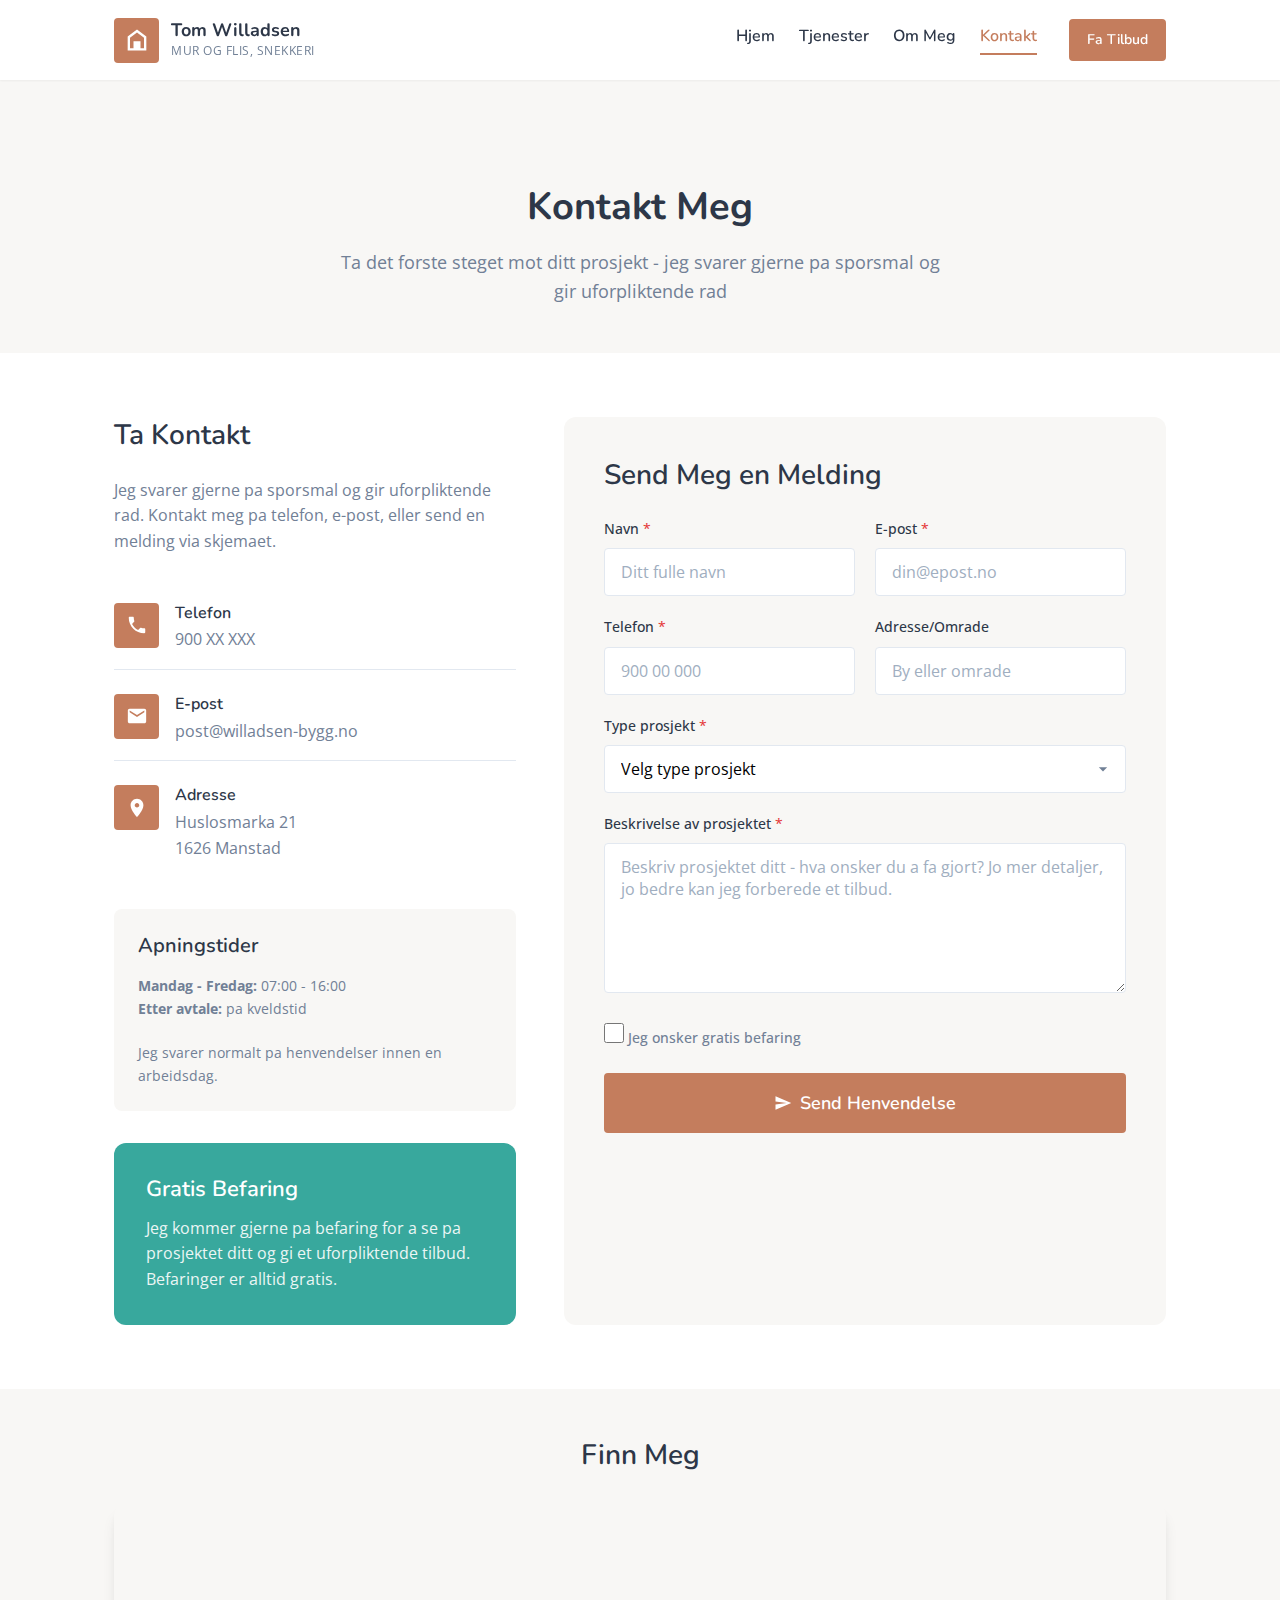
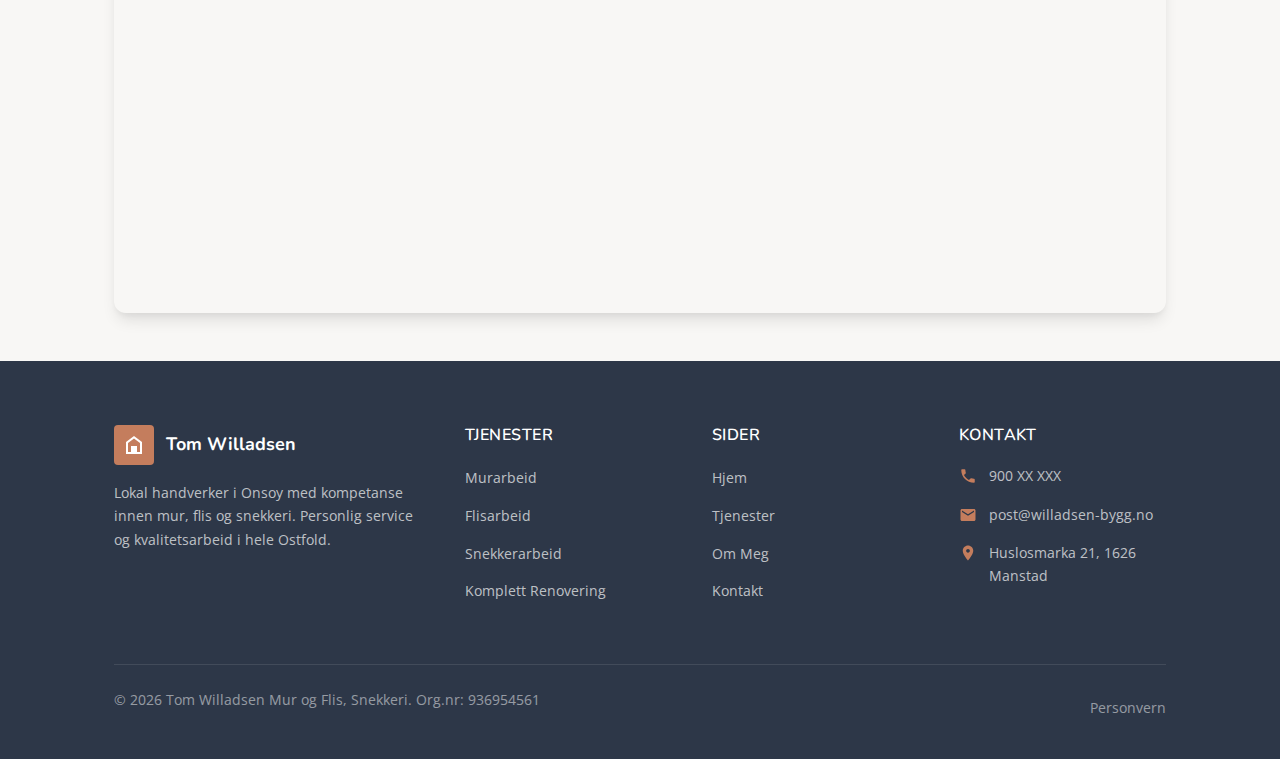
<file: kontakt.html>
<!DOCTYPE html>
<html lang="nb-NO">
<head>
    <meta charset="UTF-8">
    <meta name="viewport" content="width=device-width, initial-scale=1.0">
    <meta http-equiv="X-UA-Compatible" content="IE=edge">

    <!-- SEO Meta Tags -->
    <title>Kontakt Murer Fredrikstad | Gratis Befaring | Tom Willadsen</title>
    <meta name="description" content="Kontakt Tom Willadsen for mur, flis og snekkerarbeid i Fredrikstad. Gratis befaring og uforpliktende tilbud. Ring eller send melding.">
    <meta name="keywords" content="kontakt murer fredrikstad, gratis befaring, tilbud flislegger, handverker onsoy">
    <meta name="author" content="Tom Willadsen">
    <meta name="robots" content="index, follow">

    <!-- Open Graph / Social Media -->
    <meta property="og:type" content="website">
    <meta property="og:title" content="Kontakt Tom Willadsen | Murer og Flislegger Fredrikstad">
    <meta property="og:description" content="Gratis befaring og uforpliktende tilbud. Ring eller send melding.">
    <meta property="og:url" content="https://willadsen-bygg.no/kontakt">
    <meta property="og:locale" content="nb_NO">

    <!-- Favicon -->
    <link rel="icon" type="image/svg+xml" href="data:image/svg+xml,%3Csvg xmlns='http://www.w3.org/2000/svg' viewBox='0 0 100 100'%3E%3Crect fill='%23C47D5D' width='100' height='100' rx='10'/%3E%3Cpath fill='white' d='M25 70V40l25-15 25 15v30H25zm10-5h30V45L50 35 35 45v20z'/%3E%3C/svg%3E">

    <!-- Google Fonts -->
    <link rel="preconnect" href="https://fonts.googleapis.com">
    <link rel="preconnect" href="https://fonts.gstatic.com" crossorigin>
    <link href="https://fonts.googleapis.com/css2?family=Nunito:wght@400;600;700&family=Open+Sans:wght@400;500;600&display=swap" rel="stylesheet">

    <!-- Stylesheets -->
    <link rel="stylesheet" href="css/style.css">
    <link rel="stylesheet" href="css/responsive.css">

    <!-- Schema.org Structured Data -->
    <script type="application/ld+json">
    {
        "@context": "https://schema.org",
        "@type": "ContactPage",
        "mainEntity": {
            "@type": "HomeAndConstructionBusiness",
            "name": "Tom Willadsen Mur og Flis, Snekkeri",
            "telephone": "+47900XXXXX",
            "email": "post@willadsen-bygg.no",
            "address": {
                "@type": "PostalAddress",
                "streetAddress": "Huslosmarka 21",
                "addressLocality": "Manstad",
                "postalCode": "1626",
                "addressCountry": "NO"
            }
        }
    }
    </script>
</head>
<body>
    <!-- Quick Contact Bar -->
    <div class="quick-contact">
        <div class="quick-contact__inner container">
            <a href="tel:+47900XXXXX" class="quick-contact__item">
                <svg viewBox="0 0 24 24"><path d="M6.62 10.79c1.44 2.83 3.76 5.14 6.59 6.59l2.2-2.2c.27-.27.67-.36 1.02-.24 1.12.37 2.33.57 3.57.57.55 0 1 .45 1 1V20c0 .55-.45 1-1 1-9.39 0-17-7.61-17-17 0-.55.45-1 1-1h3.5c.55 0 1 .45 1 1 0 1.25.2 2.45.57 3.57.11.35.03.74-.25 1.02l-2.2 2.2z"/></svg>
                <span>900 XX XXX</span>
            </a>
            <a href="mailto:post@willadsen-bygg.no" class="quick-contact__item">
                <svg viewBox="0 0 24 24"><path d="M20 4H4c-1.1 0-1.99.9-1.99 2L2 18c0 1.1.9 2 2 2h16c1.1 0 2-.9 2-2V6c0-1.1-.9-2-2-2zm0 4l-8 5-8-5V6l8 5 8-5v2z"/></svg>
                <span>post@willadsen-bygg.no</span>
            </a>
            <span class="quick-contact__item">
                <svg viewBox="0 0 24 24"><path d="M12 2C8.13 2 5 5.13 5 9c0 5.25 7 13 7 13s7-7.75 7-13c0-3.87-3.13-7-7-7zm0 9.5c-1.38 0-2.5-1.12-2.5-2.5s1.12-2.5 2.5-2.5 2.5 1.12 2.5 2.5-1.12 2.5-2.5 2.5z"/></svg>
                <span>Manstad, Fredrikstad</span>
            </span>
        </div>
    </div>

    <!-- Header -->
    <header class="header">
        <div class="header__inner">
            <a href="index.html" class="header__logo">
                <div class="header__logo-icon">
                    <svg viewBox="0 0 24 24"><path d="M12 3L4 9v12h16V9l-8-6zm6 16h-3v-6H9v6H6v-9l6-4.5 6 4.5v9z"/></svg>
                </div>
                <div class="header__logo-text">
                    <span class="header__logo-name">Tom Willadsen</span>
                    <span class="header__logo-tagline">Mur og Flis, Snekkeri</span>
                </div>
            </a>

            <nav class="nav">
                <ul class="nav__list">
                    <li><a href="index.html" class="nav__link">Hjem</a></li>
                    <li><a href="tjenester.html" class="nav__link">Tjenester</a></li>
                    <li><a href="om-meg.html" class="nav__link">Om Meg</a></li>
                    <li><a href="kontakt.html" class="nav__link active">Kontakt</a></li>
                </ul>
                <a href="kontakt.html" class="btn btn--primary btn--sm nav__cta">Fa Tilbud</a>
            </nav>

            <button class="mobile-menu-toggle" aria-label="Meny">
                <span></span>
                <span></span>
                <span></span>
            </button>
        </div>
    </header>

    <!-- Mobile Navigation -->
    <nav class="mobile-nav">
        <ul class="mobile-nav__list">
            <li><a href="index.html" class="mobile-nav__link">Hjem</a></li>
            <li><a href="tjenester.html" class="mobile-nav__link">Tjenester</a></li>
            <li><a href="om-meg.html" class="mobile-nav__link">Om Meg</a></li>
            <li><a href="kontakt.html" class="mobile-nav__link active">Kontakt</a></li>
        </ul>
        <div class="mobile-nav__cta">
            <a href="kontakt.html" class="btn btn--primary">Fa Gratis Tilbud</a>
        </div>
    </nav>

    <main>
        <!-- Page Header -->
        <section class="page-header">
            <div class="container">
                <h1>Kontakt Meg</h1>
                <p>Ta det forste steget mot ditt prosjekt - jeg svarer gjerne pa sporsmal og gir uforpliktende rad</p>
            </div>
        </section>

        <!-- Contact Section -->
        <section class="contact-section">
            <div class="container">
                <div class="contact-grid">
                    <!-- Contact Info -->
                    <div class="contact-info">
                        <h2>Ta Kontakt</h2>
                        <p>Jeg svarer gjerne pa sporsmal og gir uforpliktende rad. Kontakt meg pa telefon, e-post, eller send en melding via skjemaet.</p>

                        <ul class="contact-info__list">
                            <li class="contact-info__item">
                                <div class="contact-info__icon">
                                    <svg viewBox="0 0 24 24"><path d="M6.62 10.79c1.44 2.83 3.76 5.14 6.59 6.59l2.2-2.2c.27-.27.67-.36 1.02-.24 1.12.37 2.33.57 3.57.57.55 0 1 .45 1 1V20c0 .55-.45 1-1 1-9.39 0-17-7.61-17-17 0-.55.45-1 1-1h3.5c.55 0 1 .45 1 1 0 1.25.2 2.45.57 3.57.11.35.03.74-.25 1.02l-2.2 2.2z"/></svg>
                                </div>
                                <div class="contact-info__content">
                                    <h4>Telefon</h4>
                                    <a href="tel:+47900XXXXX">900 XX XXX</a>
                                </div>
                            </li>
                            <li class="contact-info__item">
                                <div class="contact-info__icon">
                                    <svg viewBox="0 0 24 24"><path d="M20 4H4c-1.1 0-1.99.9-1.99 2L2 18c0 1.1.9 2 2 2h16c1.1 0 2-.9 2-2V6c0-1.1-.9-2-2-2zm0 4l-8 5-8-5V6l8 5 8-5v2z"/></svg>
                                </div>
                                <div class="contact-info__content">
                                    <h4>E-post</h4>
                                    <a href="mailto:post@willadsen-bygg.no">post@willadsen-bygg.no</a>
                                </div>
                            </li>
                            <li class="contact-info__item">
                                <div class="contact-info__icon">
                                    <svg viewBox="0 0 24 24"><path d="M12 2C8.13 2 5 5.13 5 9c0 5.25 7 13 7 13s7-7.75 7-13c0-3.87-3.13-7-7-7zm0 9.5c-1.38 0-2.5-1.12-2.5-2.5s1.12-2.5 2.5-2.5 2.5 1.12 2.5 2.5-1.12 2.5-2.5 2.5z"/></svg>
                                </div>
                                <div class="contact-info__content">
                                    <h4>Adresse</h4>
                                    <p>Huslosmarka 21<br>1626 Manstad</p>
                                </div>
                            </li>
                        </ul>

                        <div class="contact-hours">
                            <h4>Apningstider</h4>
                            <p>
                                <strong>Mandag - Fredag:</strong> 07:00 - 16:00<br>
                                <strong>Etter avtale:</strong> pa kveldstid<br><br>
                                Jeg svarer normalt pa henvendelser innen en arbeidsdag.
                            </p>
                        </div>

                        <div class="free-quote">
                            <h3>Gratis Befaring</h3>
                            <p>Jeg kommer gjerne pa befaring for a se pa prosjektet ditt og gi et uforpliktende tilbud. Befaringer er alltid gratis.</p>
                        </div>
                    </div>

                    <!-- Contact Form -->
                    <div class="contact-form-wrapper">
                        <h2>Send Meg en Melding</h2>

                        <form id="contact-form" action="#" method="POST">
                            <div class="form-row">
                                <div class="form-group">
                                    <label for="name">Navn <span class="required">*</span></label>
                                    <input type="text" id="name" name="name" class="form-control" placeholder="Ditt fulle navn" required>
                                </div>
                                <div class="form-group">
                                    <label for="email">E-post <span class="required">*</span></label>
                                    <input type="email" id="email" name="email" class="form-control" placeholder="din@epost.no" required>
                                </div>
                            </div>

                            <div class="form-row">
                                <div class="form-group">
                                    <label for="phone">Telefon <span class="required">*</span></label>
                                    <input type="tel" id="phone" name="phone" class="form-control" placeholder="900 00 000" required>
                                </div>
                                <div class="form-group">
                                    <label for="address">Adresse/Omrade</label>
                                    <input type="text" id="address" name="address" class="form-control" placeholder="By eller omrade">
                                </div>
                            </div>

                            <div class="form-group">
                                <label for="projectType">Type prosjekt <span class="required">*</span></label>
                                <select id="projectType" name="projectType" class="form-control" required>
                                    <option value="">Velg type prosjekt</option>
                                    <option value="murarbeid">Murarbeid</option>
                                    <option value="flisarbeid">Flisarbeid</option>
                                    <option value="snekkerarbeid">Snekkerarbeid</option>
                                    <option value="baderom">Baderom komplett</option>
                                    <option value="kjokken">Kjokken</option>
                                    <option value="annet">Annet</option>
                                </select>
                            </div>

                            <div class="form-group">
                                <label for="description">Beskrivelse av prosjektet <span class="required">*</span></label>
                                <textarea id="description" name="description" class="form-control" placeholder="Beskriv prosjektet ditt - hva onsker du a fa gjort? Jo mer detaljer, jo bedre kan jeg forberede et tilbud." required></textarea>
                            </div>

                            <div class="form-group">
                                <label class="form-checkbox">
                                    <input type="checkbox" id="siteVisit" name="siteVisit">
                                    <span>Jeg onsker gratis befaring</span>
                                </label>
                            </div>

                            <div class="form-submit">
                                <button type="submit" class="btn btn--primary btn--lg">
                                    <svg viewBox="0 0 24 24"><path d="M2.01 21L23 12 2.01 3 2 10l15 2-15 2z"/></svg>
                                    Send Henvendelse
                                </button>
                            </div>
                        </form>
                    </div>
                </div>
            </div>
        </section>

        <!-- Map Section -->
        <section class="map-section">
            <div class="container">
                <h2>Finn Meg</h2>
                <div class="map-container">
                    <iframe
                        src="https://www.google.com/maps/embed?pb=!1m18!1m12!1m3!1d16143.290626987815!2d10.847493!3d59.1833!2m3!1f0!2f0!3f0!3m2!1i1024!2i768!4f13.1!3m3!1m2!1s0x464402c3d3e49b17%3A0x7e252e25f8a3c8a!2sFredrikstad!5e0!3m2!1sno!2sno!4v1699999999999!5m2!1sno!2sno"
                        allowfullscreen=""
                        loading="lazy"
                        referrerpolicy="no-referrer-when-downgrade"
                        title="Kart til Tom Willadsen i Manstad, Fredrikstad">
                    </iframe>
                </div>
            </div>
        </section>
    </main>

    <!-- Footer -->
    <footer class="footer">
        <div class="container">
            <div class="footer__grid">
                <div class="footer__brand">
                    <div class="footer__logo">
                        <div class="footer__logo-icon">
                            <svg viewBox="0 0 24 24"><path d="M12 3L4 9v12h16V9l-8-6zm6 16h-3v-6H9v6H6v-9l6-4.5 6 4.5v9z"/></svg>
                        </div>
                        <span class="footer__logo-text">Tom Willadsen</span>
                    </div>
                    <p>Lokal handverker i Onsoy med kompetanse innen mur, flis og snekkeri. Personlig service og kvalitetsarbeid i hele Ostfold.</p>
                </div>

                <div class="footer__column">
                    <h4>Tjenester</h4>
                    <ul class="footer__links">
                        <li><a href="tjenester.html#murarbeid">Murarbeid</a></li>
                        <li><a href="tjenester.html#flisarbeid">Flisarbeid</a></li>
                        <li><a href="tjenester.html#snekkerarbeid">Snekkerarbeid</a></li>
                        <li><a href="tjenester.html#komplett">Komplett Renovering</a></li>
                    </ul>
                </div>

                <div class="footer__column">
                    <h4>Sider</h4>
                    <ul class="footer__links">
                        <li><a href="index.html">Hjem</a></li>
                        <li><a href="tjenester.html">Tjenester</a></li>
                        <li><a href="om-meg.html">Om Meg</a></li>
                        <li><a href="kontakt.html">Kontakt</a></li>
                    </ul>
                </div>

                <div class="footer__column">
                    <h4>Kontakt</h4>
                    <div class="footer__contact-item">
                        <svg viewBox="0 0 24 24"><path d="M6.62 10.79c1.44 2.83 3.76 5.14 6.59 6.59l2.2-2.2c.27-.27.67-.36 1.02-.24 1.12.37 2.33.57 3.57.57.55 0 1 .45 1 1V20c0 .55-.45 1-1 1-9.39 0-17-7.61-17-17 0-.55.45-1 1-1h3.5c.55 0 1 .45 1 1 0 1.25.2 2.45.57 3.57.11.35.03.74-.25 1.02l-2.2 2.2z"/></svg>
                        <a href="tel:+47900XXXXX">900 XX XXX</a>
                    </div>
                    <div class="footer__contact-item">
                        <svg viewBox="0 0 24 24"><path d="M20 4H4c-1.1 0-1.99.9-1.99 2L2 18c0 1.1.9 2 2 2h16c1.1 0 2-.9 2-2V6c0-1.1-.9-2-2-2zm0 4l-8 5-8-5V6l8 5 8-5v2z"/></svg>
                        <a href="mailto:post@willadsen-bygg.no">post@willadsen-bygg.no</a>
                    </div>
                    <div class="footer__contact-item">
                        <svg viewBox="0 0 24 24"><path d="M12 2C8.13 2 5 5.13 5 9c0 5.25 7 13 7 13s7-7.75 7-13c0-3.87-3.13-7-7-7zm0 9.5c-1.38 0-2.5-1.12-2.5-2.5s1.12-2.5 2.5-2.5 2.5 1.12 2.5 2.5-1.12 2.5-2.5 2.5z"/></svg>
                        <span>Huslosmarka 21, 1626 Manstad</span>
                    </div>
                </div>
            </div>

            <div class="footer__bottom">
                <p class="footer__copyright">
                    &copy; 2026 Tom Willadsen Mur og Flis, Snekkeri. Org.nr: 936954561
                </p>
                <div class="footer__legal">
                    <a href="#">Personvern</a>
                </div>
            </div>
        </div>
    </footer>

    <!-- Scroll to Top Button -->
    <button class="scroll-top" aria-label="Scroll til toppen">
        <svg viewBox="0 0 24 24"><path d="M7.41 15.41L12 10.83l4.59 4.58L18 14l-6-6-6 6z"/></svg>
    </button>

    <!-- JavaScript -->
    <script src="js/main.js"></script>
</body>
</html>
</file>
<file: css/style.css>
/* ==========================================================================
   Tom Willadsen Mur og Flis, Snekkeri - Main Stylesheet
   ========================================================================== */

/* CSS Custom Properties (Variables)
   ========================================================================== */
:root {
    /* Color Palette */
    --color-primary: #4A5568;           /* Slate Blue - Professional, trustworthy */
    --color-primary-dark: #2D3748;      /* Darker slate for hover states */
    --color-primary-light: #718096;     /* Lighter slate for accents */

    --color-secondary: #C47D5D;         /* Warm Terracotta - Masonry, earth tones */
    --color-secondary-dark: #A66B4D;    /* Darker terracotta for hover */
    --color-secondary-light: #D4956F;   /* Lighter terracotta */

    --color-accent: #38A89D;            /* Teal - Fresh, bathroom/tile feel */
    --color-accent-dark: #2C8A80;       /* Darker teal for hover */
    --color-accent-light: #4DC0B5;      /* Lighter teal */

    --color-light: #F8F7F5;             /* Off-White - Clean backgrounds */
    --color-white: #FFFFFF;
    --color-text: #2D3748;              /* Dark Gray - Main text */
    --color-text-light: #718096;        /* Muted text */
    --color-text-lighter: #A0AEC0;      /* Even more muted */

    --color-border: #E2E8F0;            /* Light border color */
    --color-border-dark: #CBD5E0;       /* Darker border */

    --color-success: #48BB78;           /* Success green */
    --color-error: #E53E3E;             /* Error red */

    /* Typography */
    --font-heading: 'Nunito', sans-serif;
    --font-body: 'Open Sans', sans-serif;

    /* Font Sizes */
    --text-xs: 0.75rem;      /* 12px */
    --text-sm: 0.875rem;     /* 14px */
    --text-base: 1rem;       /* 16px */
    --text-lg: 1.125rem;     /* 18px */
    --text-xl: 1.25rem;      /* 20px */
    --text-2xl: 1.375rem;    /* 22px */
    --text-3xl: 1.75rem;     /* 28px */
    --text-4xl: 2.375rem;    /* 38px */
    --text-5xl: 3rem;        /* 48px */

    /* Font Weights */
    --font-normal: 400;
    --font-medium: 500;
    --font-semibold: 600;
    --font-bold: 700;

    /* Spacing */
    --space-1: 0.25rem;      /* 4px */
    --space-2: 0.5rem;       /* 8px */
    --space-3: 0.75rem;      /* 12px */
    --space-4: 1rem;         /* 16px */
    --space-5: 1.25rem;      /* 20px */
    --space-6: 1.5rem;       /* 24px */
    --space-8: 2rem;         /* 32px */
    --space-10: 2.5rem;      /* 40px */
    --space-12: 3rem;        /* 48px */
    --space-16: 4rem;        /* 64px */
    --space-20: 5rem;        /* 80px */
    --space-24: 6rem;        /* 96px */

    /* Layout */
    --max-width: 1100px;
    --max-width-narrow: 800px;
    --header-height: 80px;

    /* Border Radius */
    --radius-sm: 4px;
    --radius-md: 8px;
    --radius-lg: 12px;
    --radius-full: 9999px;

    /* Shadows */
    --shadow-sm: 0 1px 2px 0 rgba(0, 0, 0, 0.05);
    --shadow-md: 0 4px 6px -1px rgba(0, 0, 0, 0.1), 0 2px 4px -1px rgba(0, 0, 0, 0.06);
    --shadow-lg: 0 10px 15px -3px rgba(0, 0, 0, 0.1), 0 4px 6px -2px rgba(0, 0, 0, 0.05);
    --shadow-xl: 0 20px 25px -5px rgba(0, 0, 0, 0.1), 0 10px 10px -5px rgba(0, 0, 0, 0.04);

    /* Transitions */
    --transition-fast: 150ms ease;
    --transition-base: 250ms ease;
    --transition-slow: 350ms ease;
}

/* Base Reset & Typography
   ========================================================================== */
*, *::before, *::after {
    box-sizing: border-box;
    margin: 0;
    padding: 0;
}

html {
    font-size: 16px;
    scroll-behavior: smooth;
    -webkit-font-smoothing: antialiased;
    -moz-osx-font-smoothing: grayscale;
}

body {
    font-family: var(--font-body);
    font-size: var(--text-base);
    font-weight: var(--font-normal);
    line-height: 1.6;
    color: var(--color-text);
    background-color: var(--color-white);
}

h1, h2, h3, h4, h5, h6 {
    font-family: var(--font-heading);
    font-weight: var(--font-bold);
    line-height: 1.3;
    color: var(--color-text);
    margin-bottom: var(--space-4);
}

h1 {
    font-size: var(--text-4xl);
}

h2 {
    font-size: var(--text-3xl);
    font-weight: var(--font-semibold);
}

h3 {
    font-size: var(--text-2xl);
    font-weight: var(--font-semibold);
}

h4 {
    font-size: var(--text-xl);
    font-weight: var(--font-semibold);
}

p {
    margin-bottom: var(--space-4);
}

a {
    color: var(--color-accent);
    text-decoration: none;
    transition: color var(--transition-fast);
}

a:hover {
    color: var(--color-accent-dark);
}

img {
    max-width: 100%;
    height: auto;
    display: block;
}

ul, ol {
    padding-left: var(--space-6);
    margin-bottom: var(--space-4);
}

li {
    margin-bottom: var(--space-2);
}

/* Utility Classes
   ========================================================================== */
.container {
    width: 100%;
    max-width: var(--max-width);
    margin: 0 auto;
    padding: 0 var(--space-6);
}

.container--narrow {
    max-width: var(--max-width-narrow);
}

.text-center {
    text-align: center;
}

.text-left {
    text-align: left;
}

.text-muted {
    color: var(--color-text-light);
}

.visually-hidden {
    position: absolute;
    width: 1px;
    height: 1px;
    padding: 0;
    margin: -1px;
    overflow: hidden;
    clip: rect(0, 0, 0, 0);
    white-space: nowrap;
    border: 0;
}

/* Header & Navigation
   ========================================================================== */
.header {
    position: fixed;
    top: 0;
    left: 0;
    right: 0;
    z-index: 1000;
    background-color: var(--color-white);
    box-shadow: var(--shadow-sm);
    transition: box-shadow var(--transition-base);
}

.header.scrolled {
    box-shadow: var(--shadow-md);
}

.header__inner {
    display: flex;
    align-items: center;
    justify-content: space-between;
    height: var(--header-height);
    max-width: var(--max-width);
    margin: 0 auto;
    padding: 0 var(--space-6);
}

.header__logo {
    display: flex;
    align-items: center;
    gap: var(--space-3);
    text-decoration: none;
}

.header__logo-icon {
    width: 45px;
    height: 45px;
    background-color: var(--color-secondary);
    border-radius: var(--radius-sm);
    display: flex;
    align-items: center;
    justify-content: center;
}

.header__logo-icon svg {
    width: 28px;
    height: 28px;
    fill: var(--color-white);
}

.header__logo-text {
    display: flex;
    flex-direction: column;
}

.header__logo-name {
    font-family: var(--font-heading);
    font-weight: var(--font-bold);
    font-size: var(--text-lg);
    color: var(--color-text);
    line-height: 1.2;
}

.header__logo-tagline {
    font-size: var(--text-xs);
    color: var(--color-text-light);
    text-transform: uppercase;
    letter-spacing: 0.5px;
}

.nav {
    display: flex;
    align-items: center;
    gap: var(--space-8);
}

.nav__list {
    display: flex;
    align-items: center;
    gap: var(--space-6);
    list-style: none;
    padding: 0;
    margin: 0;
}

.nav__link {
    font-family: var(--font-heading);
    font-weight: var(--font-semibold);
    font-size: var(--text-base);
    color: var(--color-text);
    text-decoration: none;
    padding: var(--space-2) 0;
    position: relative;
    transition: color var(--transition-fast);
}

.nav__link::after {
    content: '';
    position: absolute;
    bottom: 0;
    left: 0;
    width: 0;
    height: 2px;
    background-color: var(--color-secondary);
    transition: width var(--transition-base);
}

.nav__link:hover,
.nav__link.active {
    color: var(--color-secondary);
}

.nav__link:hover::after,
.nav__link.active::after {
    width: 100%;
}

.nav__cta {
    display: none;
}

.mobile-menu-toggle {
    display: none;
    flex-direction: column;
    justify-content: center;
    gap: 5px;
    width: 30px;
    height: 30px;
    background: none;
    border: none;
    cursor: pointer;
    padding: 0;
}

.mobile-menu-toggle span {
    display: block;
    width: 100%;
    height: 2px;
    background-color: var(--color-text);
    transition: all var(--transition-fast);
}

.mobile-menu-toggle.active span:nth-child(1) {
    transform: rotate(45deg) translate(5px, 5px);
}

.mobile-menu-toggle.active span:nth-child(2) {
    opacity: 0;
}

.mobile-menu-toggle.active span:nth-child(3) {
    transform: rotate(-45deg) translate(5px, -5px);
}

/* Quick Contact Bar */
.quick-contact {
    background-color: var(--color-primary);
    color: var(--color-white);
    padding: var(--space-2) 0;
    font-size: var(--text-sm);
}

.quick-contact__inner {
    display: flex;
    justify-content: center;
    align-items: center;
    gap: var(--space-6);
    flex-wrap: wrap;
}

.quick-contact__item {
    display: flex;
    align-items: center;
    gap: var(--space-2);
    color: var(--color-white);
    text-decoration: none;
    transition: opacity var(--transition-fast);
}

.quick-contact__item:hover {
    opacity: 0.85;
    color: var(--color-white);
}

.quick-contact__item svg {
    width: 16px;
    height: 16px;
    fill: currentColor;
}

/* Buttons
   ========================================================================== */
.btn {
    display: inline-flex;
    align-items: center;
    justify-content: center;
    gap: var(--space-2);
    font-family: var(--font-heading);
    font-weight: var(--font-semibold);
    font-size: var(--text-base);
    padding: var(--space-3) var(--space-6);
    border-radius: var(--radius-sm);
    border: 2px solid transparent;
    cursor: pointer;
    text-decoration: none;
    transition: all var(--transition-fast);
    white-space: nowrap;
}

.btn--primary {
    background-color: var(--color-secondary);
    color: var(--color-white);
    border-color: var(--color-secondary);
}

.btn--primary:hover {
    background-color: var(--color-secondary-dark);
    border-color: var(--color-secondary-dark);
    color: var(--color-white);
}

.btn--secondary {
    background-color: transparent;
    color: var(--color-secondary);
    border-color: var(--color-secondary);
}

.btn--secondary:hover {
    background-color: var(--color-secondary);
    color: var(--color-white);
}

.btn--accent {
    background-color: var(--color-accent);
    color: var(--color-white);
    border-color: var(--color-accent);
}

.btn--accent:hover {
    background-color: var(--color-accent-dark);
    border-color: var(--color-accent-dark);
    color: var(--color-white);
}

.btn--white {
    background-color: var(--color-white);
    color: var(--color-secondary);
    border-color: var(--color-white);
}

.btn--white:hover {
    background-color: var(--color-light);
    border-color: var(--color-light);
    color: var(--color-secondary);
}

.btn--lg {
    padding: var(--space-4) var(--space-8);
    font-size: var(--text-lg);
}

.btn--sm {
    padding: var(--space-2) var(--space-4);
    font-size: var(--text-sm);
}

.btn svg {
    width: 18px;
    height: 18px;
    fill: currentColor;
}

/* Hero Section
   ========================================================================== */
.hero {
    position: relative;
    min-height: 80vh;
    display: flex;
    align-items: center;
    padding: calc(var(--header-height) + var(--space-16)) 0 var(--space-16);
    background-color: var(--color-light);
    overflow: hidden;
}

.hero::before {
    content: '';
    position: absolute;
    top: 0;
    left: 0;
    right: 0;
    bottom: 0;
    background: linear-gradient(135deg, rgba(74, 85, 104, 0.05) 0%, rgba(196, 125, 93, 0.05) 100%);
    pointer-events: none;
}

.hero__inner {
    display: grid;
    grid-template-columns: 1fr 1fr;
    gap: var(--space-12);
    align-items: center;
}

.hero__content {
    position: relative;
    z-index: 1;
}

.hero__badge {
    display: inline-flex;
    align-items: center;
    gap: var(--space-2);
    background-color: var(--color-white);
    color: var(--color-secondary);
    padding: var(--space-2) var(--space-4);
    border-radius: var(--radius-full);
    font-size: var(--text-sm);
    font-weight: var(--font-semibold);
    margin-bottom: var(--space-6);
    box-shadow: var(--shadow-sm);
}

.hero__badge svg {
    width: 16px;
    height: 16px;
    fill: currentColor;
}

.hero__title {
    font-size: var(--text-5xl);
    font-weight: var(--font-bold);
    margin-bottom: var(--space-4);
    color: var(--color-text);
}

.hero__title span {
    color: var(--color-secondary);
}

.hero__subtitle {
    font-size: var(--text-xl);
    color: var(--color-text-light);
    margin-bottom: var(--space-8);
    line-height: 1.5;
}

.hero__buttons {
    display: flex;
    gap: var(--space-4);
    flex-wrap: wrap;
}

.hero__image {
    position: relative;
    border-radius: var(--radius-lg);
    overflow: hidden;
    box-shadow: var(--shadow-xl);
}

.hero__image img {
    width: 100%;
    height: 500px;
    object-fit: cover;
}

.hero__image-badge {
    position: absolute;
    bottom: var(--space-6);
    left: var(--space-6);
    background-color: var(--color-white);
    padding: var(--space-4);
    border-radius: var(--radius-md);
    box-shadow: var(--shadow-lg);
}

.hero__image-badge-title {
    font-family: var(--font-heading);
    font-weight: var(--font-bold);
    font-size: var(--text-lg);
    color: var(--color-text);
    margin-bottom: var(--space-1);
}

.hero__image-badge-text {
    font-size: var(--text-sm);
    color: var(--color-text-light);
    margin: 0;
}

/* Sections General Styling
   ========================================================================== */
.section {
    padding: var(--space-20) 0;
}

.section--light {
    background-color: var(--color-light);
}

.section--dark {
    background-color: var(--color-primary);
    color: var(--color-white);
}

.section--dark h2,
.section--dark h3,
.section--dark h4 {
    color: var(--color-white);
}

.section--dark p {
    color: rgba(255, 255, 255, 0.9);
}

.section__header {
    text-align: center;
    max-width: 700px;
    margin: 0 auto var(--space-12);
}

.section__header h2 {
    margin-bottom: var(--space-4);
}

.section__header p {
    color: var(--color-text-light);
    font-size: var(--text-lg);
    margin: 0;
}

.section--dark .section__header p {
    color: rgba(255, 255, 255, 0.8);
}

/* Introduction Section
   ========================================================================== */
.intro {
    padding: var(--space-16) 0;
}

.intro__content {
    max-width: 800px;
    margin: 0 auto;
    text-align: center;
}

.intro__title {
    margin-bottom: var(--space-6);
}

.intro__text {
    font-size: var(--text-lg);
    color: var(--color-text-light);
    line-height: 1.8;
}

.intro__text p:last-child {
    margin-bottom: 0;
}

/* Services Grid
   ========================================================================== */
.services-grid {
    display: grid;
    grid-template-columns: repeat(4, 1fr);
    gap: var(--space-6);
}

.service-card {
    background-color: var(--color-white);
    border-radius: var(--radius-md);
    padding: var(--space-8);
    text-align: center;
    box-shadow: var(--shadow-sm);
    transition: all var(--transition-base);
    border: 1px solid var(--color-border);
}

.service-card:hover {
    transform: translateY(-5px);
    box-shadow: var(--shadow-lg);
    border-color: var(--color-secondary);
}

.service-card__icon {
    width: 70px;
    height: 70px;
    margin: 0 auto var(--space-5);
    background-color: var(--color-light);
    border-radius: var(--radius-md);
    display: flex;
    align-items: center;
    justify-content: center;
    transition: background-color var(--transition-base);
}

.service-card:hover .service-card__icon {
    background-color: var(--color-secondary);
}

.service-card__icon svg {
    width: 36px;
    height: 36px;
    fill: var(--color-secondary);
    transition: fill var(--transition-base);
}

.service-card:hover .service-card__icon svg {
    fill: var(--color-white);
}

.service-card__title {
    font-size: var(--text-xl);
    margin-bottom: var(--space-3);
}

.service-card__text {
    color: var(--color-text-light);
    font-size: var(--text-sm);
    margin: 0;
    line-height: 1.6;
}

/* Benefits/Why Choose Section
   ========================================================================== */
.benefits-grid {
    display: grid;
    grid-template-columns: repeat(3, 1fr);
    gap: var(--space-8);
}

.benefit-item {
    display: flex;
    gap: var(--space-4);
}

.benefit-item__icon {
    flex-shrink: 0;
    width: 50px;
    height: 50px;
    background-color: var(--color-secondary);
    border-radius: var(--radius-sm);
    display: flex;
    align-items: center;
    justify-content: center;
}

.benefit-item__icon svg {
    width: 26px;
    height: 26px;
    fill: var(--color-white);
}

.benefit-item__content h4 {
    font-size: var(--text-lg);
    margin-bottom: var(--space-2);
}

.benefit-item__content p {
    color: var(--color-text-light);
    font-size: var(--text-sm);
    margin: 0;
    line-height: 1.6;
}

/* Service Area Section
   ========================================================================== */
.service-area {
    display: grid;
    grid-template-columns: 1fr 1fr;
    gap: var(--space-12);
    align-items: center;
}

.service-area__content h2 {
    margin-bottom: var(--space-4);
}

.service-area__content > p {
    color: var(--color-text-light);
    margin-bottom: var(--space-6);
}

.service-area__list {
    list-style: none;
    padding: 0;
    margin: 0 0 var(--space-6);
    display: grid;
    grid-template-columns: repeat(2, 1fr);
    gap: var(--space-3);
}

.service-area__list li {
    display: flex;
    align-items: center;
    gap: var(--space-2);
    font-size: var(--text-base);
    margin: 0;
}

.service-area__list li svg {
    width: 18px;
    height: 18px;
    fill: var(--color-accent);
    flex-shrink: 0;
}

.service-area__highlight {
    background-color: var(--color-accent);
    color: var(--color-white);
    padding: var(--space-4) var(--space-5);
    border-radius: var(--radius-md);
    display: flex;
    align-items: flex-start;
    gap: var(--space-3);
}

.service-area__highlight svg {
    width: 24px;
    height: 24px;
    fill: currentColor;
    flex-shrink: 0;
    margin-top: 2px;
}

.service-area__highlight p {
    margin: 0;
    font-size: var(--text-sm);
}

.service-area__map {
    background-color: var(--color-light);
    border-radius: var(--radius-lg);
    padding: var(--space-8);
    min-height: 400px;
    display: flex;
    align-items: center;
    justify-content: center;
    position: relative;
    overflow: hidden;
}

.service-area__map iframe {
    width: 100%;
    height: 100%;
    min-height: 350px;
    border: none;
    border-radius: var(--radius-md);
}

/* Trust Section
   ========================================================================== */
.trust {
    background: linear-gradient(135deg, var(--color-primary) 0%, var(--color-primary-dark) 100%);
    padding: var(--space-16) 0;
}

.trust__inner {
    max-width: 800px;
    margin: 0 auto;
    text-align: center;
}

.trust__title {
    color: var(--color-white);
    margin-bottom: var(--space-6);
}

.trust__text {
    color: rgba(255, 255, 255, 0.9);
    font-size: var(--text-lg);
    line-height: 1.8;
}

.trust__text p:last-child {
    margin-bottom: 0;
}

/* CTA Section
   ========================================================================== */
.cta {
    background-color: var(--color-secondary);
    padding: var(--space-16) 0;
    text-align: center;
}

.cta__title {
    color: var(--color-white);
    margin-bottom: var(--space-4);
}

.cta__text {
    color: rgba(255, 255, 255, 0.9);
    font-size: var(--text-lg);
    margin-bottom: var(--space-8);
    max-width: 600px;
    margin-left: auto;
    margin-right: auto;
}

.cta__buttons {
    display: flex;
    justify-content: center;
    gap: var(--space-4);
    flex-wrap: wrap;
}

/* Service Detail Page
   ========================================================================== */
.page-header {
    padding: calc(var(--header-height) + var(--space-16)) 0 var(--space-12);
    background-color: var(--color-light);
    text-align: center;
}

.page-header h1 {
    margin-bottom: var(--space-4);
}

.page-header p {
    color: var(--color-text-light);
    font-size: var(--text-lg);
    max-width: 600px;
    margin: 0 auto;
}

.service-detail {
    padding: var(--space-16) 0;
}

.service-detail__grid {
    display: grid;
    grid-template-columns: repeat(2, 1fr);
    gap: var(--space-16) var(--space-12);
}

.service-detail__item {
    display: grid;
    grid-template-columns: 1fr 1fr;
    gap: var(--space-8);
    align-items: start;
}

.service-detail__item:nth-child(even) .service-detail__image {
    order: -1;
}

.service-detail__content h3 {
    margin-bottom: var(--space-4);
    color: var(--color-secondary);
}

.service-detail__content p {
    color: var(--color-text-light);
    margin-bottom: var(--space-4);
}

.service-detail__list {
    list-style: none;
    padding: 0;
    margin: 0;
}

.service-detail__list li {
    display: flex;
    align-items: flex-start;
    gap: var(--space-2);
    margin-bottom: var(--space-2);
    font-size: var(--text-base);
}

.service-detail__list li svg {
    width: 18px;
    height: 18px;
    fill: var(--color-accent);
    flex-shrink: 0;
    margin-top: 3px;
}

.service-detail__image {
    border-radius: var(--radius-md);
    overflow: hidden;
    box-shadow: var(--shadow-md);
}

.service-detail__image img {
    width: 100%;
    height: 280px;
    object-fit: cover;
}

/* Full Width Service Blocks */
.service-block {
    display: grid;
    grid-template-columns: 1fr 1fr;
    gap: var(--space-12);
    align-items: center;
    padding: var(--space-12) 0;
    border-bottom: 1px solid var(--color-border);
}

.service-block:last-child {
    border-bottom: none;
}

.service-block--reverse .service-block__image {
    order: 1;
}

.service-block__content h3 {
    color: var(--color-secondary);
    margin-bottom: var(--space-4);
}

.service-block__content > p {
    color: var(--color-text-light);
    font-size: var(--text-lg);
    margin-bottom: var(--space-6);
}

.service-block__list {
    list-style: none;
    padding: 0;
    margin: 0 0 var(--space-6);
}

.service-block__list li {
    display: flex;
    align-items: flex-start;
    gap: var(--space-3);
    margin-bottom: var(--space-3);
}

.service-block__list li svg {
    width: 20px;
    height: 20px;
    fill: var(--color-accent);
    flex-shrink: 0;
    margin-top: 2px;
}

.service-block__highlight {
    font-style: italic;
    color: var(--color-secondary);
    font-weight: var(--font-medium);
    padding-left: var(--space-4);
    border-left: 3px solid var(--color-secondary);
    margin: 0;
}

.service-block__image {
    border-radius: var(--radius-lg);
    overflow: hidden;
    box-shadow: var(--shadow-lg);
}

.service-block__image img {
    width: 100%;
    height: 400px;
    object-fit: cover;
}

/* Pricing Section */
.pricing {
    background-color: var(--color-light);
    padding: var(--space-12);
    border-radius: var(--radius-lg);
    margin-top: var(--space-12);
}

.pricing__header {
    text-align: center;
    margin-bottom: var(--space-8);
}

.pricing__header h3 {
    margin-bottom: var(--space-2);
}

.pricing__header p {
    color: var(--color-text-light);
    margin: 0;
}

.pricing__grid {
    display: grid;
    grid-template-columns: repeat(3, 1fr);
    gap: var(--space-6);
}

.pricing__item {
    background-color: var(--color-white);
    padding: var(--space-6);
    border-radius: var(--radius-md);
    text-align: center;
    border: 1px solid var(--color-border);
}

.pricing__item-title {
    font-size: var(--text-sm);
    color: var(--color-text-light);
    text-transform: uppercase;
    letter-spacing: 0.5px;
    margin-bottom: var(--space-2);
}

.pricing__item-price {
    font-family: var(--font-heading);
    font-size: var(--text-3xl);
    font-weight: var(--font-bold);
    color: var(--color-secondary);
    margin-bottom: var(--space-2);
}

.pricing__item-note {
    font-size: var(--text-sm);
    color: var(--color-text-light);
    margin: 0;
}

/* About Page
   ========================================================================== */
.about-intro {
    display: grid;
    grid-template-columns: 1fr 1.2fr;
    gap: var(--space-12);
    align-items: center;
    padding: var(--space-16) 0;
}

.about-intro__image {
    border-radius: var(--radius-lg);
    overflow: hidden;
    box-shadow: var(--shadow-xl);
}

.about-intro__image img {
    width: 100%;
    height: 450px;
    object-fit: cover;
}

.about-intro__content h2 {
    margin-bottom: var(--space-6);
}

.about-intro__content p {
    color: var(--color-text-light);
    font-size: var(--text-lg);
    line-height: 1.8;
}

/* Values Grid */
.values-grid {
    display: grid;
    grid-template-columns: repeat(4, 1fr);
    gap: var(--space-6);
}

.value-card {
    background-color: var(--color-white);
    padding: var(--space-8);
    border-radius: var(--radius-md);
    text-align: center;
    border: 1px solid var(--color-border);
    transition: all var(--transition-base);
}

.value-card:hover {
    border-color: var(--color-secondary);
    box-shadow: var(--shadow-md);
}

.value-card__icon {
    width: 60px;
    height: 60px;
    margin: 0 auto var(--space-4);
    background-color: var(--color-secondary);
    border-radius: 50%;
    display: flex;
    align-items: center;
    justify-content: center;
}

.value-card__icon svg {
    width: 30px;
    height: 30px;
    fill: var(--color-white);
}

.value-card h4 {
    margin-bottom: var(--space-3);
}

.value-card p {
    color: var(--color-text-light);
    font-size: var(--text-sm);
    margin: 0;
    line-height: 1.6;
}

/* Service Area Detail */
.area-detail {
    padding: var(--space-16) 0;
}

.area-detail__grid {
    display: grid;
    grid-template-columns: repeat(3, 1fr);
    gap: var(--space-6);
    margin-bottom: var(--space-8);
}

.area-card {
    background-color: var(--color-white);
    padding: var(--space-6);
    border-radius: var(--radius-md);
    border: 1px solid var(--color-border);
}

.area-card h4 {
    color: var(--color-secondary);
    font-size: var(--text-lg);
    margin-bottom: var(--space-4);
    display: flex;
    align-items: center;
    gap: var(--space-2);
}

.area-card h4 svg {
    width: 20px;
    height: 20px;
    fill: currentColor;
}

.area-card ul {
    list-style: none;
    padding: 0;
    margin: 0;
}

.area-card ul li {
    padding: var(--space-2) 0;
    border-bottom: 1px solid var(--color-border);
    color: var(--color-text-light);
    font-size: var(--text-sm);
}

.area-card ul li:last-child {
    border-bottom: none;
}

/* Contact Page
   ========================================================================== */
.contact-section {
    padding: var(--space-16) 0;
}

.contact-grid {
    display: grid;
    grid-template-columns: 1fr 1.5fr;
    gap: var(--space-12);
}

.contact-info h2 {
    margin-bottom: var(--space-6);
}

.contact-info > p {
    color: var(--color-text-light);
    margin-bottom: var(--space-8);
}

.contact-info__list {
    list-style: none;
    padding: 0;
    margin: 0 0 var(--space-8);
}

.contact-info__item {
    display: flex;
    align-items: flex-start;
    gap: var(--space-4);
    padding: var(--space-4) 0;
    border-bottom: 1px solid var(--color-border);
}

.contact-info__item:last-child {
    border-bottom: none;
}

.contact-info__icon {
    width: 45px;
    height: 45px;
    background-color: var(--color-secondary);
    border-radius: var(--radius-sm);
    display: flex;
    align-items: center;
    justify-content: center;
    flex-shrink: 0;
}

.contact-info__icon svg {
    width: 22px;
    height: 22px;
    fill: var(--color-white);
}

.contact-info__content h4 {
    font-size: var(--text-base);
    margin-bottom: var(--space-1);
}

.contact-info__content p,
.contact-info__content a {
    color: var(--color-text-light);
    font-size: var(--text-base);
    margin: 0;
}

.contact-info__content a:hover {
    color: var(--color-accent);
}

.contact-hours {
    background-color: var(--color-light);
    padding: var(--space-6);
    border-radius: var(--radius-md);
}

.contact-hours h4 {
    margin-bottom: var(--space-4);
}

.contact-hours p {
    margin: 0;
    color: var(--color-text-light);
    font-size: var(--text-sm);
}

/* Contact Form */
.contact-form-wrapper {
    background-color: var(--color-light);
    padding: var(--space-10);
    border-radius: var(--radius-lg);
}

.contact-form-wrapper h2 {
    margin-bottom: var(--space-6);
}

.form-group {
    margin-bottom: var(--space-5);
}

.form-group label {
    display: block;
    font-weight: var(--font-medium);
    margin-bottom: var(--space-2);
    font-size: var(--text-sm);
}

.form-group label .required {
    color: var(--color-error);
}

.form-control {
    width: 100%;
    padding: var(--space-3) var(--space-4);
    font-family: var(--font-body);
    font-size: var(--text-base);
    border: 1px solid var(--color-border);
    border-radius: var(--radius-sm);
    background-color: var(--color-white);
    transition: border-color var(--transition-fast), box-shadow var(--transition-fast);
}

.form-control:focus {
    outline: none;
    border-color: var(--color-accent);
    box-shadow: 0 0 0 3px rgba(56, 168, 157, 0.15);
}

.form-control::placeholder {
    color: var(--color-text-lighter);
}

textarea.form-control {
    resize: vertical;
    min-height: 150px;
}

select.form-control {
    cursor: pointer;
    appearance: none;
    background-image: url("data:image/svg+xml,%3Csvg xmlns='http://www.w3.org/2000/svg' viewBox='0 0 24 24' fill='%23718096'%3E%3Cpath d='M7 10l5 5 5-5z'/%3E%3C/svg%3E");
    background-repeat: no-repeat;
    background-position: right 12px center;
    background-size: 20px;
    padding-right: var(--space-10);
}

.form-row {
    display: grid;
    grid-template-columns: repeat(2, 1fr);
    gap: var(--space-5);
}

.form-checkbox {
    display: flex;
    align-items: flex-start;
    gap: var(--space-3);
    cursor: pointer;
}

.form-checkbox input {
    width: 20px;
    height: 20px;
    margin-top: 2px;
    cursor: pointer;
    accent-color: var(--color-accent);
}

.form-checkbox span {
    font-size: var(--text-sm);
    color: var(--color-text-light);
}

.form-submit {
    margin-top: var(--space-6);
}

.form-submit .btn {
    width: 100%;
}

/* Form Status Messages */
.form-message {
    padding: var(--space-4) var(--space-5);
    border-radius: var(--radius-md);
    margin-bottom: var(--space-6);
    display: flex;
    align-items: flex-start;
    gap: var(--space-3);
}

.form-message svg {
    width: 24px;
    height: 24px;
    flex-shrink: 0;
}

.form-message--success {
    background-color: #F0FFF4;
    border: 1px solid #9AE6B4;
    color: #276749;
}

.form-message--success svg {
    fill: #48BB78;
}

.form-message--error {
    background-color: #FFF5F5;
    border: 1px solid #FEB2B2;
    color: #C53030;
}

.form-message--error svg {
    fill: #E53E3E;
}

.form-message p {
    margin: 0;
    line-height: 1.5;
}

/* Free Quote CTA */
.free-quote {
    background-color: var(--color-accent);
    color: var(--color-white);
    padding: var(--space-8);
    border-radius: var(--radius-lg);
    margin-top: var(--space-8);
}

.free-quote h3 {
    color: var(--color-white);
    margin-bottom: var(--space-3);
}

.free-quote p {
    margin: 0;
    opacity: 0.9;
}

/* Map Section */
.map-section {
    padding: var(--space-12) 0;
    background-color: var(--color-light);
}

.map-section h2 {
    text-align: center;
    margin-bottom: var(--space-8);
}

.map-container {
    border-radius: var(--radius-lg);
    overflow: hidden;
    box-shadow: var(--shadow-lg);
}

.map-container iframe {
    width: 100%;
    height: 400px;
    border: none;
}

/* Footer
   ========================================================================== */
.footer {
    background-color: var(--color-primary-dark);
    color: var(--color-white);
    padding: var(--space-16) 0 var(--space-8);
}

.footer__grid {
    display: grid;
    grid-template-columns: 1.5fr 1fr 1fr 1fr;
    gap: var(--space-10);
    margin-bottom: var(--space-12);
}

.footer__brand p {
    color: rgba(255, 255, 255, 0.7);
    font-size: var(--text-sm);
    line-height: 1.7;
    margin-top: var(--space-4);
}

.footer__logo {
    display: flex;
    align-items: center;
    gap: var(--space-3);
}

.footer__logo-icon {
    width: 40px;
    height: 40px;
    background-color: var(--color-secondary);
    border-radius: var(--radius-sm);
    display: flex;
    align-items: center;
    justify-content: center;
}

.footer__logo-icon svg {
    width: 24px;
    height: 24px;
    fill: var(--color-white);
}

.footer__logo-text {
    font-family: var(--font-heading);
    font-weight: var(--font-bold);
    font-size: var(--text-lg);
}

.footer h4 {
    color: var(--color-white);
    font-size: var(--text-base);
    margin-bottom: var(--space-5);
    text-transform: uppercase;
    letter-spacing: 0.5px;
}

.footer__links {
    list-style: none;
    padding: 0;
    margin: 0;
}

.footer__links li {
    margin-bottom: var(--space-3);
}

.footer__links a {
    color: rgba(255, 255, 255, 0.7);
    font-size: var(--text-sm);
    transition: color var(--transition-fast);
}

.footer__links a:hover {
    color: var(--color-white);
}

.footer__contact-item {
    display: flex;
    align-items: flex-start;
    gap: var(--space-3);
    margin-bottom: var(--space-4);
    color: rgba(255, 255, 255, 0.7);
    font-size: var(--text-sm);
}

.footer__contact-item svg {
    width: 18px;
    height: 18px;
    fill: var(--color-secondary);
    flex-shrink: 0;
    margin-top: 2px;
}

.footer__contact-item a {
    color: rgba(255, 255, 255, 0.7);
}

.footer__contact-item a:hover {
    color: var(--color-white);
}

.footer__bottom {
    border-top: 1px solid rgba(255, 255, 255, 0.1);
    padding-top: var(--space-6);
    display: flex;
    justify-content: space-between;
    align-items: center;
    flex-wrap: wrap;
    gap: var(--space-4);
}

.footer__copyright {
    color: rgba(255, 255, 255, 0.5);
    font-size: var(--text-sm);
}

.footer__legal {
    display: flex;
    gap: var(--space-6);
}

.footer__legal a {
    color: rgba(255, 255, 255, 0.5);
    font-size: var(--text-sm);
}

.footer__legal a:hover {
    color: var(--color-white);
}

/* Mobile Navigation Overlay */
.mobile-nav {
    display: none;
    position: fixed;
    top: var(--header-height);
    left: 0;
    right: 0;
    bottom: 0;
    background-color: var(--color-white);
    z-index: 999;
    padding: var(--space-6);
    opacity: 0;
    visibility: hidden;
    transition: all var(--transition-base);
}

.mobile-nav.active {
    opacity: 1;
    visibility: visible;
}

.mobile-nav__list {
    list-style: none;
    padding: 0;
    margin: 0;
}

.mobile-nav__link {
    display: block;
    font-family: var(--font-heading);
    font-weight: var(--font-semibold);
    font-size: var(--text-xl);
    color: var(--color-text);
    padding: var(--space-4) 0;
    border-bottom: 1px solid var(--color-border);
    text-decoration: none;
}

.mobile-nav__link:hover,
.mobile-nav__link.active {
    color: var(--color-secondary);
}

.mobile-nav__cta {
    margin-top: var(--space-8);
}

.mobile-nav__cta .btn {
    width: 100%;
}

/* Scroll to Top Button */
.scroll-top {
    position: fixed;
    bottom: var(--space-6);
    right: var(--space-6);
    width: 50px;
    height: 50px;
    background-color: var(--color-secondary);
    color: var(--color-white);
    border: none;
    border-radius: 50%;
    cursor: pointer;
    display: flex;
    align-items: center;
    justify-content: center;
    box-shadow: var(--shadow-lg);
    opacity: 0;
    visibility: hidden;
    transition: all var(--transition-base);
    z-index: 100;
}

.scroll-top.visible {
    opacity: 1;
    visibility: visible;
}

.scroll-top:hover {
    background-color: var(--color-secondary-dark);
    transform: translateY(-3px);
}

.scroll-top svg {
    width: 24px;
    height: 24px;
    fill: currentColor;
}

/* Animations */
@keyframes fadeIn {
    from {
        opacity: 0;
        transform: translateY(20px);
    }
    to {
        opacity: 1;
        transform: translateY(0);
    }
}

.fade-in {
    animation: fadeIn 0.6s ease forwards;
}

/* Print Styles */
@media print {
    .header,
    .quick-contact,
    .footer,
    .scroll-top,
    .btn {
        display: none !important;
    }

    body {
        font-size: 12pt;
        color: #000;
    }

    .section {
        padding: 20pt 0;
    }
}
</file>
<file: css/responsive.css>
/* ==========================================================================
   Tom Willadsen Mur og Flis, Snekkeri - Responsive Styles
   Mobile First Approach
   ========================================================================== */

/* Large Desktop (1200px+)
   ========================================================================== */
@media (min-width: 1200px) {
    .hero__title {
        font-size: var(--text-5xl);
    }

    .nav__cta {
        display: inline-flex;
    }
}

/* Desktop (1024px - 1199px)
   ========================================================================== */
@media (max-width: 1199px) {
    .hero__title {
        font-size: var(--text-4xl);
    }

    .footer__grid {
        grid-template-columns: 1.3fr 1fr 1fr 1fr;
        gap: var(--space-8);
    }
}

/* Tablet (768px - 1023px)
   ========================================================================== */
@media (max-width: 1023px) {
    /* Header & Navigation */
    .nav__list {
        display: none;
    }

    .nav__cta {
        display: none;
    }

    .mobile-menu-toggle {
        display: flex;
    }

    .mobile-nav {
        display: block;
    }

    /* Hero */
    .hero {
        min-height: auto;
        padding: calc(var(--header-height) + var(--space-12)) 0 var(--space-12);
    }

    .hero__inner {
        grid-template-columns: 1fr;
        gap: var(--space-10);
    }

    .hero__title {
        font-size: var(--text-4xl);
    }

    .hero__image {
        order: -1;
    }

    .hero__image img {
        height: 350px;
    }

    /* Services Grid */
    .services-grid {
        grid-template-columns: repeat(2, 1fr);
    }

    /* Benefits Grid */
    .benefits-grid {
        grid-template-columns: repeat(2, 1fr);
        gap: var(--space-6);
    }

    /* Service Area */
    .service-area {
        grid-template-columns: 1fr;
        gap: var(--space-8);
    }

    .service-area__map {
        order: -1;
        min-height: 300px;
    }

    /* Service Blocks */
    .service-block {
        grid-template-columns: 1fr;
        gap: var(--space-8);
    }

    .service-block--reverse .service-block__image {
        order: 0;
    }

    .service-block__image img {
        height: 300px;
    }

    /* About */
    .about-intro {
        grid-template-columns: 1fr;
        gap: var(--space-8);
    }

    .about-intro__image {
        order: -1;
    }

    .about-intro__image img {
        height: 350px;
    }

    /* Values Grid */
    .values-grid {
        grid-template-columns: repeat(2, 1fr);
    }

    /* Area Detail */
    .area-detail__grid {
        grid-template-columns: repeat(2, 1fr);
    }

    /* Pricing Grid */
    .pricing__grid {
        grid-template-columns: repeat(3, 1fr);
    }

    /* Contact Grid */
    .contact-grid {
        grid-template-columns: 1fr;
        gap: var(--space-10);
    }

    .contact-form-wrapper {
        order: -1;
    }

    /* Footer */
    .footer__grid {
        grid-template-columns: repeat(2, 1fr);
        gap: var(--space-8);
    }

    .footer__brand {
        grid-column: span 2;
    }
}

/* Large Mobile (576px - 767px)
   ========================================================================== */
@media (max-width: 767px) {
    /* Typography */
    h1 {
        font-size: var(--text-3xl);
    }

    h2 {
        font-size: var(--text-2xl);
    }

    h3 {
        font-size: var(--text-xl);
    }

    /* Container */
    .container {
        padding: 0 var(--space-4);
    }

    /* Sections */
    .section {
        padding: var(--space-12) 0;
    }

    .section__header {
        margin-bottom: var(--space-8);
    }

    .section__header p {
        font-size: var(--text-base);
    }

    /* Header */
    .header__inner {
        padding: 0 var(--space-4);
    }

    .header__logo-text {
        display: none;
    }

    /* Quick Contact */
    .quick-contact__inner {
        gap: var(--space-4);
    }

    .quick-contact__item span {
        display: none;
    }

    /* Hero */
    .hero {
        padding: calc(var(--header-height) + var(--space-8)) 0 var(--space-8);
    }

    .hero__badge {
        font-size: var(--text-xs);
        padding: var(--space-1) var(--space-3);
        margin-bottom: var(--space-4);
    }

    .hero__title {
        font-size: var(--text-3xl);
    }

    .hero__subtitle {
        font-size: var(--text-base);
        margin-bottom: var(--space-6);
    }

    .hero__buttons {
        flex-direction: column;
    }

    .hero__buttons .btn {
        width: 100%;
        justify-content: center;
    }

    .hero__image img {
        height: 280px;
    }

    .hero__image-badge {
        padding: var(--space-3);
        left: var(--space-4);
        bottom: var(--space-4);
    }

    .hero__image-badge-title {
        font-size: var(--text-base);
    }

    /* Introduction */
    .intro__text {
        font-size: var(--text-base);
    }

    /* Services Grid */
    .services-grid {
        grid-template-columns: 1fr;
        gap: var(--space-4);
    }

    .service-card {
        padding: var(--space-6);
    }

    .service-card__icon {
        width: 60px;
        height: 60px;
    }

    /* Benefits Grid */
    .benefits-grid {
        grid-template-columns: 1fr;
    }

    .benefit-item {
        text-align: left;
    }

    /* Service Area */
    .service-area__list {
        grid-template-columns: 1fr;
    }

    .service-area__map {
        min-height: 250px;
    }

    .service-area__map iframe {
        min-height: 250px;
    }

    /* Trust */
    .trust {
        padding: var(--space-12) 0;
    }

    .trust__text {
        font-size: var(--text-base);
    }

    /* CTA */
    .cta {
        padding: var(--space-12) 0;
    }

    .cta__text {
        font-size: var(--text-base);
    }

    .cta__buttons {
        flex-direction: column;
        align-items: center;
    }

    .cta__buttons .btn {
        width: 100%;
        max-width: 300px;
    }

    /* Page Header */
    .page-header {
        padding: calc(var(--header-height) + var(--space-10)) 0 var(--space-8);
    }

    .page-header p {
        font-size: var(--text-base);
    }

    /* Service Blocks */
    .service-block {
        padding: var(--space-8) 0;
    }

    .service-block__content > p {
        font-size: var(--text-base);
    }

    .service-block__image img {
        height: 250px;
    }

    /* Pricing */
    .pricing {
        padding: var(--space-8);
    }

    .pricing__grid {
        grid-template-columns: 1fr;
        gap: var(--space-4);
    }

    .pricing__item {
        padding: var(--space-4);
    }

    .pricing__item-price {
        font-size: var(--text-2xl);
    }

    /* About */
    .about-intro {
        padding: var(--space-10) 0;
    }

    .about-intro__image img {
        height: 280px;
    }

    .about-intro__content p {
        font-size: var(--text-base);
    }

    /* Values Grid */
    .values-grid {
        grid-template-columns: 1fr;
        gap: var(--space-4);
    }

    .value-card {
        padding: var(--space-6);
    }

    /* Area Detail */
    .area-detail__grid {
        grid-template-columns: 1fr;
    }

    /* Contact */
    .contact-section {
        padding: var(--space-10) 0;
    }

    .contact-form-wrapper {
        padding: var(--space-6);
    }

    .form-row {
        grid-template-columns: 1fr;
    }

    .free-quote {
        padding: var(--space-6);
    }

    /* Map */
    .map-section {
        padding: var(--space-8) 0;
    }

    .map-container iframe {
        height: 300px;
    }

    /* Footer */
    .footer {
        padding: var(--space-12) 0 var(--space-6);
    }

    .footer__grid {
        grid-template-columns: 1fr;
        gap: var(--space-8);
    }

    .footer__brand {
        grid-column: span 1;
    }

    .footer__bottom {
        flex-direction: column;
        text-align: center;
    }

    .footer__legal {
        flex-direction: column;
        gap: var(--space-3);
    }

    /* Scroll Top */
    .scroll-top {
        width: 45px;
        height: 45px;
        bottom: var(--space-4);
        right: var(--space-4);
    }
}

/* Small Mobile (max-width: 575px)
   ========================================================================== */
@media (max-width: 575px) {
    /* Container */
    .container {
        padding: 0 var(--space-3);
    }

    /* Typography */
    h1 {
        font-size: var(--text-2xl);
    }

    h2 {
        font-size: var(--text-xl);
    }

    /* Hero */
    .hero__title {
        font-size: var(--text-2xl);
    }

    .hero__image img {
        height: 220px;
    }

    /* Service Cards */
    .service-card__icon {
        width: 50px;
        height: 50px;
    }

    .service-card__icon svg {
        width: 28px;
        height: 28px;
    }

    /* Benefits */
    .benefit-item__icon {
        width: 45px;
        height: 45px;
    }

    /* Contact Info */
    .contact-info__icon {
        width: 40px;
        height: 40px;
    }

    /* Form Controls */
    .form-control {
        padding: var(--space-3);
        font-size: var(--text-base);
    }

    /* Buttons */
    .btn {
        padding: var(--space-3) var(--space-5);
        font-size: var(--text-sm);
    }

    .btn--lg {
        padding: var(--space-3) var(--space-6);
        font-size: var(--text-base);
    }
}

/* Touch Device Optimizations
   ========================================================================== */
@media (hover: none) {
    .service-card:hover,
    .value-card:hover,
    .benefit-item:hover {
        transform: none;
    }

    .nav__link::after {
        display: none;
    }

    .btn:hover {
        transform: none;
    }
}

/* Reduced Motion
   ========================================================================== */
@media (prefers-reduced-motion: reduce) {
    *,
    *::before,
    *::after {
        animation-duration: 0.01ms !important;
        animation-iteration-count: 1 !important;
        transition-duration: 0.01ms !important;
    }

    html {
        scroll-behavior: auto;
    }
}

/* High Contrast Mode
   ========================================================================== */
@media (prefers-contrast: high) {
    :root {
        --color-border: #000;
        --color-text-light: #333;
    }

    .btn {
        border-width: 3px;
    }

    .service-card,
    .value-card,
    .area-card {
        border-width: 2px;
    }
}

/* Dark Mode Support (Optional - can be enabled later)
   ========================================================================== */
/*
@media (prefers-color-scheme: dark) {
    :root {
        --color-light: #1a202c;
        --color-white: #2d3748;
        --color-text: #f7fafc;
        --color-text-light: #e2e8f0;
        --color-border: #4a5568;
    }
}
*/

/* Landscape Orientation on Mobile
   ========================================================================== */
@media (max-width: 767px) and (orientation: landscape) {
    .hero {
        min-height: auto;
        padding: calc(var(--header-height) + var(--space-6)) 0 var(--space-6);
    }

    .hero__image img {
        height: 200px;
    }
}

/* Print Enhancements
   ========================================================================== */
@media print {
    .container {
        max-width: 100%;
        padding: 0;
    }

    .hero,
    .section {
        page-break-inside: avoid;
    }

    a[href]::after {
        content: " (" attr(href) ")";
        font-size: 0.8em;
        color: #666;
    }

    .service-card,
    .value-card {
        border: 1px solid #ccc;
    }
}
</file>
